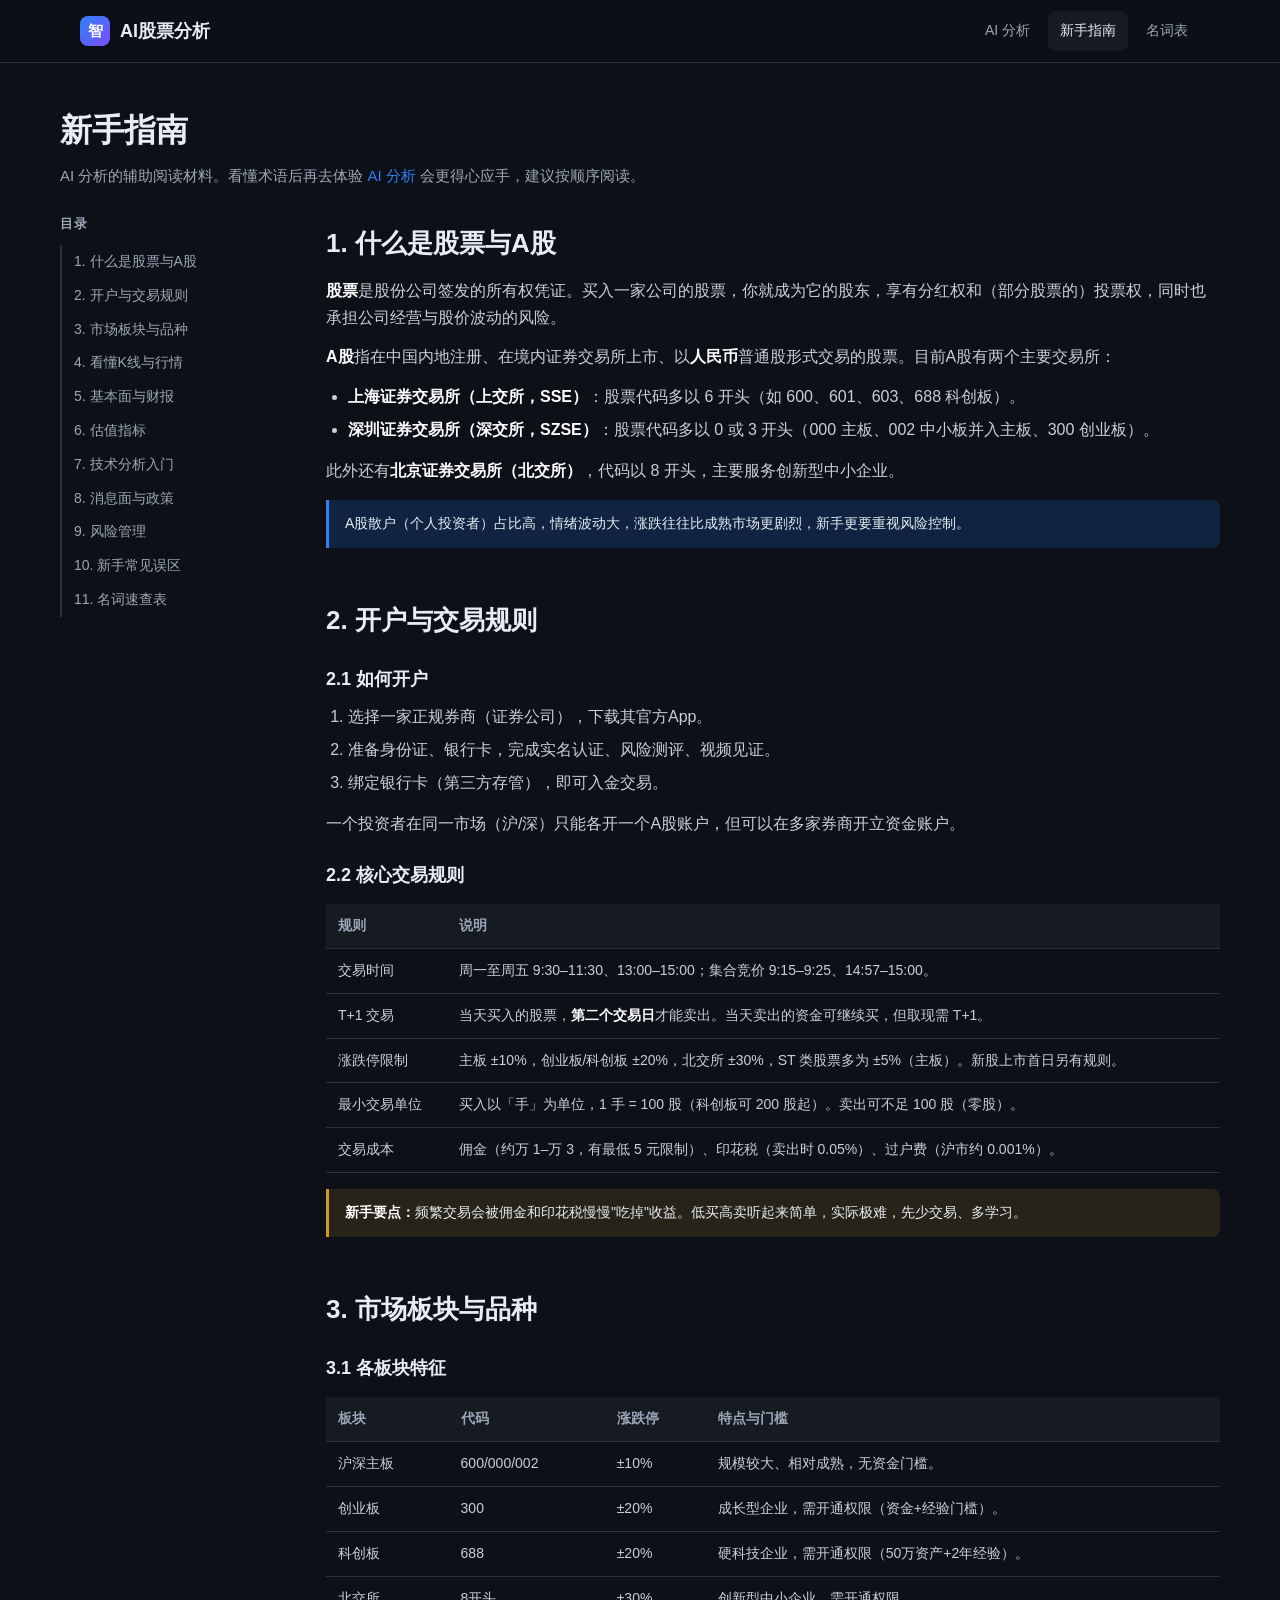
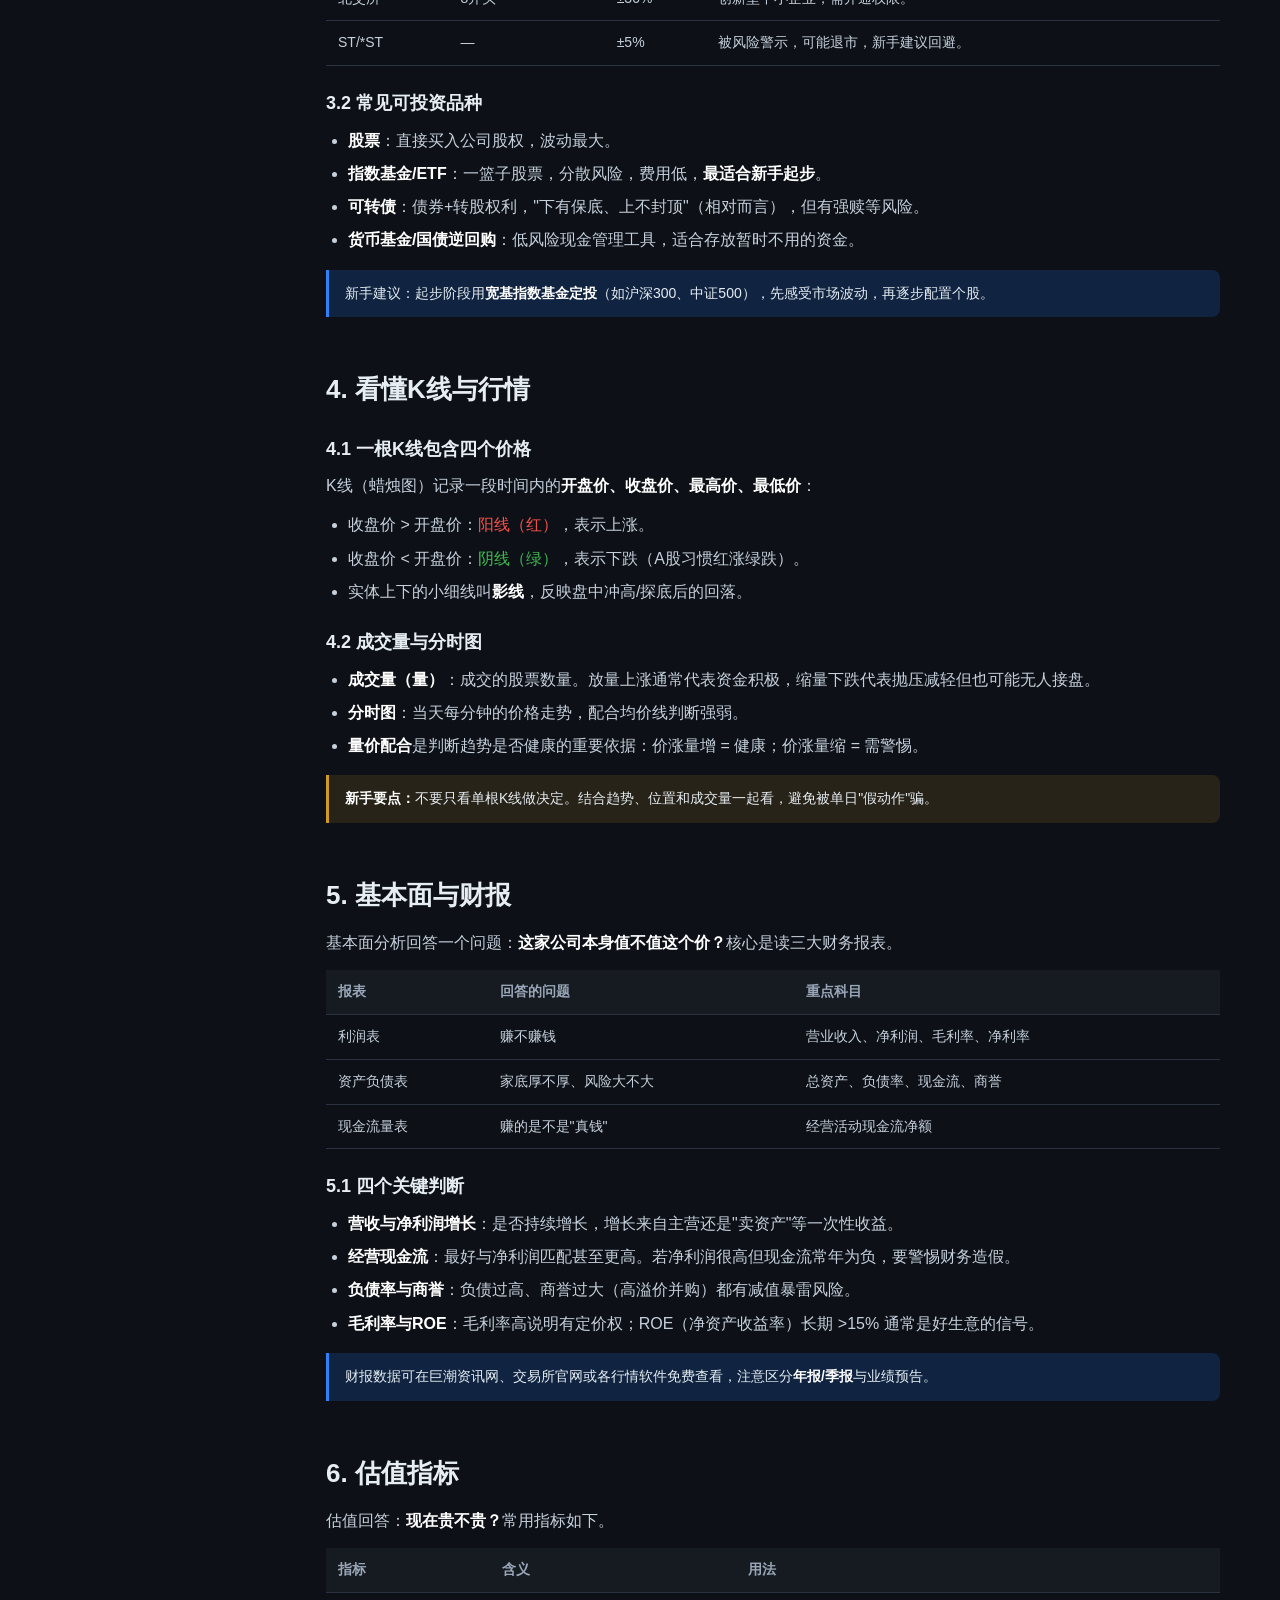
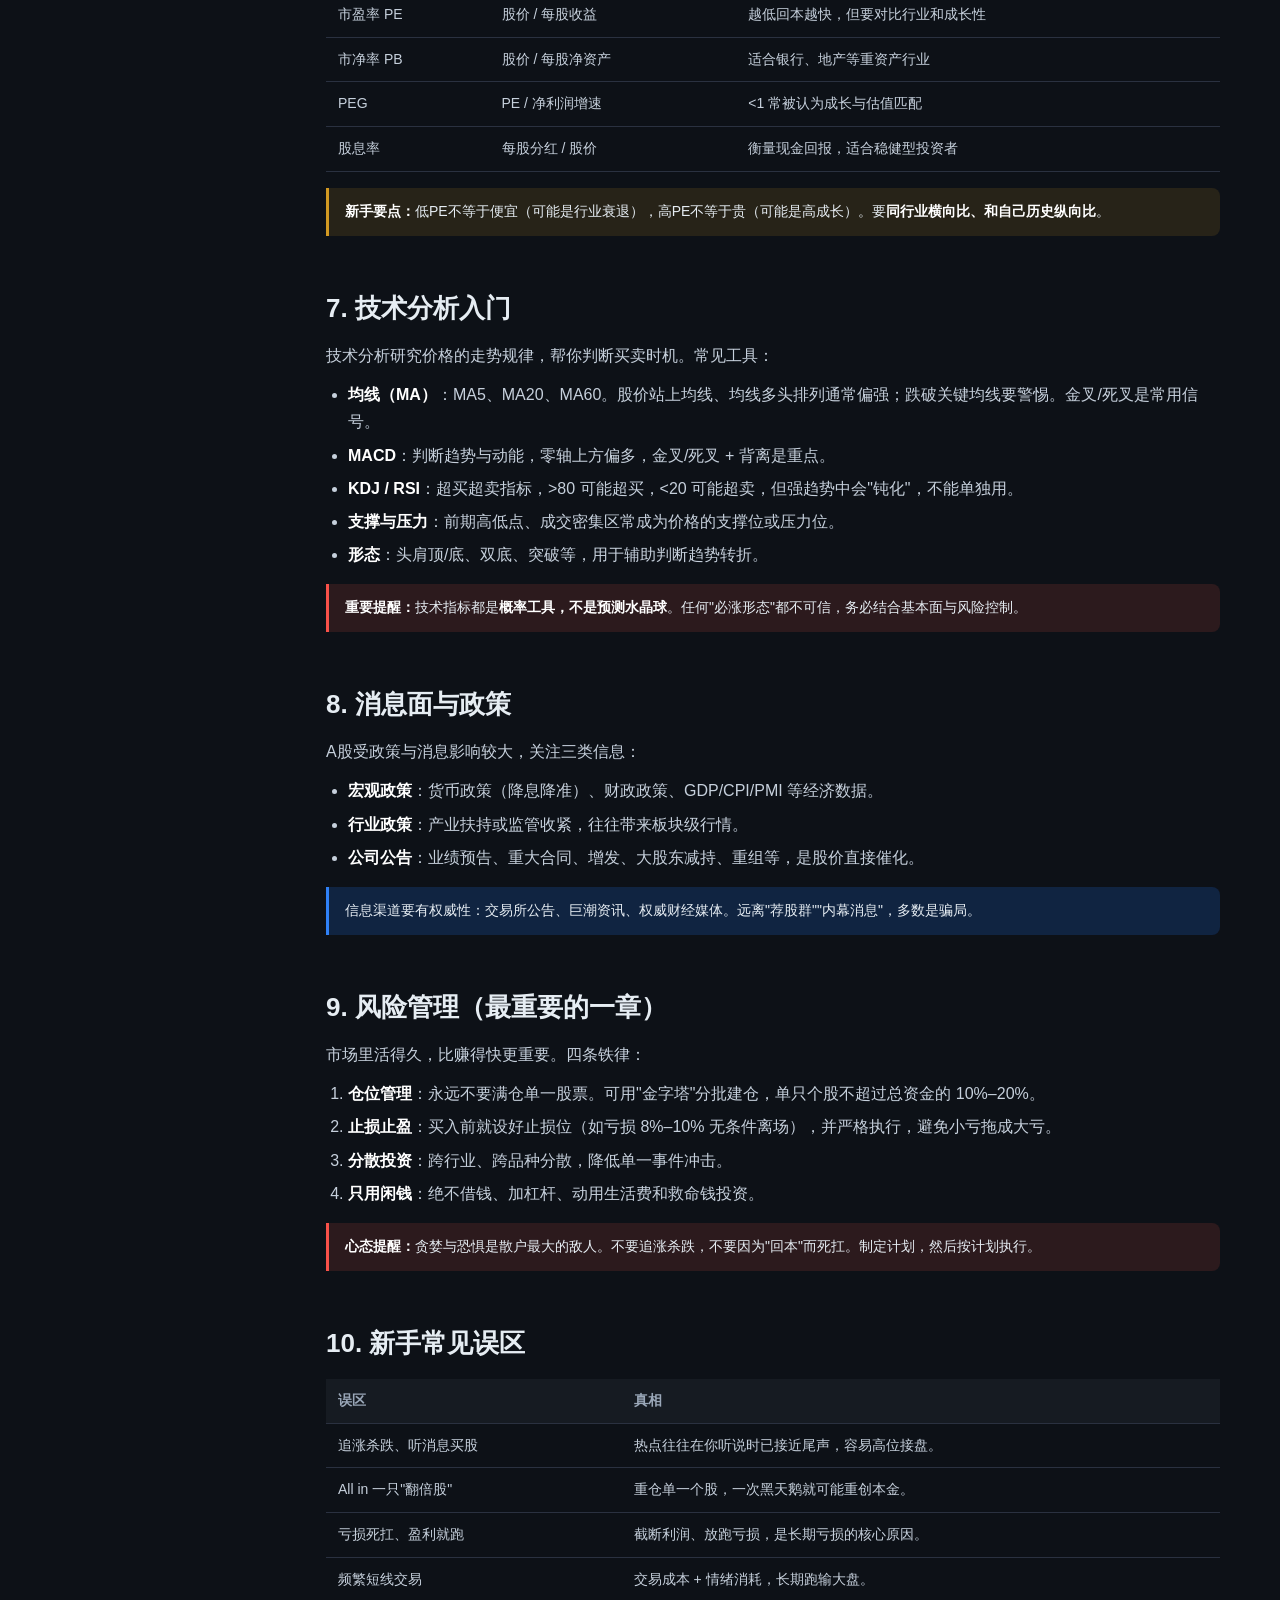
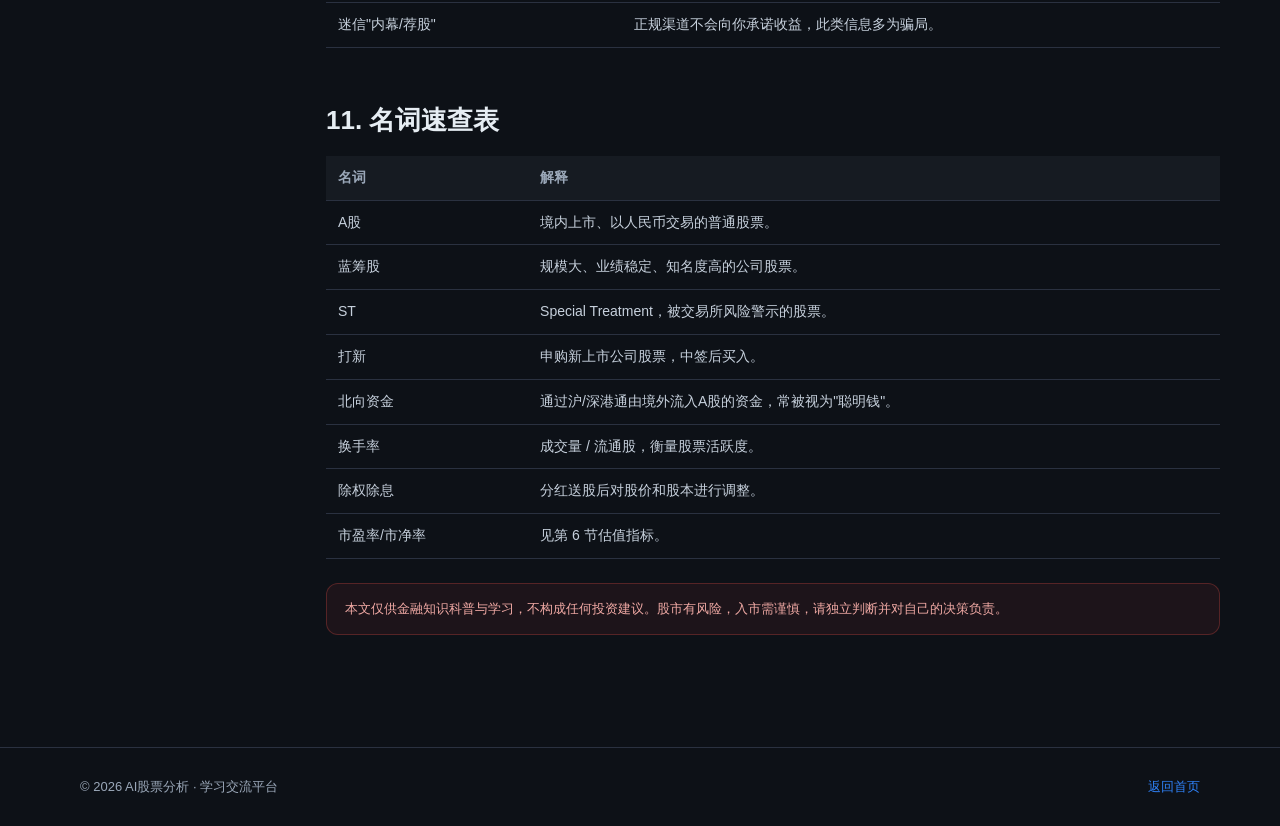
<file: knowledge.html>
<!DOCTYPE html>
<html lang="zh-CN">
<head>
  <meta charset="UTF-8" />
  <meta name="viewport" content="width=device-width, initial-scale=1.0" />
  <title>新手指南 | AI股票分析</title>
  <meta name="description" content="A股新手必学的金融基础知识：交易规则、K线、财报、估值、技术指标与风险管理。" />
  <link rel="stylesheet" href="assets/css/style.css" />
</head>
<body>
  <header class="site-header">
    <div class="container nav">
      <a class="logo" href="index.html">
        <span class="mark">智</span>
        <span class="text">AI股票分析</span>
      </a>
      <nav class="nav-links">
        <a href="ai.html">AI 分析</a>
        <a href="knowledge.html">新手指南</a>
        <a href="#glossary">名词表</a>
      </nav>
    </div>
  </header>

  <main class="container section">
    <h1 class="section-title" style="font-size:32px">新手指南</h1>
    <p class="section-sub">AI 分析的辅助阅读材料。看懂术语后再去体验 <a href="ai.html">AI 分析</a> 会更得心应手，建议按顺序阅读。</p>

    <div class="layout">
      <!-- 侧边目录 -->
      <aside class="toc">
        <h4>目录</h4>
        <a href="#s1">1. 什么是股票与A股</a>
        <a href="#s2">2. 开户与交易规则</a>
        <a href="#s3">3. 市场板块与品种</a>
        <a href="#s4">4. 看懂K线与行情</a>
        <a href="#s5">5. 基本面与财报</a>
        <a href="#s6">6. 估值指标</a>
        <a href="#s7">7. 技术分析入门</a>
        <a href="#s8">8. 消息面与政策</a>
        <a href="#s9">9. 风险管理</a>
        <a href="#s10">10. 新手常见误区</a>
        <a href="#glossary">11. 名词速查表</a>
      </aside>

      <!-- 正文 -->
      <article class="article">
        <h2 id="s1">1. 什么是股票与A股</h2>
        <p><strong>股票</strong>是股份公司签发的所有权凭证。买入一家公司的股票，你就成为它的股东，享有分红权和（部分股票的）投票权，同时也承担公司经营与股价波动的风险。</p>
        <p><strong>A股</strong>指在中国内地注册、在境内证券交易所上市、以<strong>人民币</strong>普通股形式交易的股票。目前A股有两个主要交易所：</p>
        <ul>
          <li><strong>上海证券交易所（上交所，SSE）</strong>：股票代码多以 6 开头（如 600、601、603、688 科创板）。</li>
          <li><strong>深圳证券交易所（深交所，SZSE）</strong>：股票代码多以 0 或 3 开头（000 主板、002 中小板并入主板、300 创业板）。</li>
        </ul>
        <p>此外还有<strong>北京证券交易所（北交所）</strong>，代码以 8 开头，主要服务创新型中小企业。</p>
        <div class="callout">A股散户（个人投资者）占比高，情绪波动大，涨跌往往比成熟市场更剧烈，新手更要重视风险控制。</div>

        <h2 id="s2">2. 开户与交易规则</h2>
        <h3>2.1 如何开户</h3>
        <ol>
          <li>选择一家正规券商（证券公司），下载其官方App。</li>
          <li>准备身份证、银行卡，完成实名认证、风险测评、视频见证。</li>
          <li>绑定银行卡（第三方存管），即可入金交易。</li>
        </ol>
        <p>一个投资者在同一市场（沪/深）只能各开一个A股账户，但可以在多家券商开立资金账户。</p>

        <h3>2.2 核心交易规则</h3>
        <table>
          <thead><tr><th>规则</th><th>说明</th></tr></thead>
          <tbody>
            <tr><td>交易时间</td><td>周一至周五 9:30–11:30、13:00–15:00；集合竞价 9:15–9:25、14:57–15:00。</td></tr>
            <tr><td>T+1 交易</td><td>当天买入的股票，<strong>第二个交易日</strong>才能卖出。当天卖出的资金可继续买，但取现需 T+1。</td></tr>
            <tr><td>涨跌停限制</td><td>主板 ±10%，创业板/科创板 ±20%，北交所 ±30%，ST 类股票多为 ±5%（主板）。新股上市首日另有规则。</td></tr>
            <tr><td>最小交易单位</td><td>买入以「手」为单位，1 手 = 100 股（科创板可 200 股起）。卖出可不足 100 股（零股）。</td></tr>
            <tr><td>交易成本</td><td>佣金（约万 1–万 3，有最低 5 元限制）、印花税（卖出时 0.05%）、过户费（沪市约 0.001%）。</td></tr>
          </tbody>
        </table>
        <div class="callout warn"><strong>新手要点：</strong>频繁交易会被佣金和印花税慢慢"吃掉"收益。低买高卖听起来简单，实际极难，先少交易、多学习。</div>

        <h2 id="s3">3. 市场板块与品种</h2>
        <h3>3.1 各板块特征</h3>
        <table>
          <thead><tr><th>板块</th><th>代码</th><th>涨跌停</th><th>特点与门槛</th></tr></thead>
          <tbody>
            <tr><td>沪深主板</td><td>600/000/002</td><td>±10%</td><td>规模较大、相对成熟，无资金门槛。</td></tr>
            <tr><td>创业板</td><td>300</td><td>±20%</td><td>成长型企业，需开通权限（资金+经验门槛）。</td></tr>
            <tr><td>科创板</td><td>688</td><td>±20%</td><td>硬科技企业，需开通权限（50万资产+2年经验）。</td></tr>
            <tr><td>北交所</td><td>8开头</td><td>±30%</td><td>创新型中小企业，需开通权限。</td></tr>
            <tr><td>ST/*ST</td><td>—</td><td>±5%</td><td>被风险警示，可能退市，新手建议回避。</td></tr>
          </tbody>
        </table>

        <h3>3.2 常见可投资品种</h3>
        <ul>
          <li><strong>股票</strong>：直接买入公司股权，波动最大。</li>
          <li><strong>指数基金/ETF</strong>：一篮子股票，分散风险，费用低，<strong>最适合新手起步</strong>。</li>
          <li><strong>可转债</strong>：债券+转股权利，"下有保底、上不封顶"（相对而言），但有强赎等风险。</li>
          <li><strong>货币基金/国债逆回购</strong>：低风险现金管理工具，适合存放暂时不用的资金。</li>
        </ul>
        <div class="callout">新手建议：起步阶段用<strong>宽基指数基金定投</strong>（如沪深300、中证500），先感受市场波动，再逐步配置个股。</div>

        <h2 id="s4">4. 看懂K线与行情</h2>
        <h3>4.1 一根K线包含四个价格</h3>
        <p>K线（蜡烛图）记录一段时间内的<strong>开盘价、收盘价、最高价、最低价</strong>：</p>
        <ul>
          <li>收盘价 &gt; 开盘价：<span class="up">阳线（红）</span>，表示上涨。</li>
          <li>收盘价 &lt; 开盘价：<span class="down">阴线（绿）</span>，表示下跌（A股习惯红涨绿跌）。</li>
          <li>实体上下的小细线叫<strong>影线</strong>，反映盘中冲高/探底后的回落。</li>
        </ul>
        <h3>4.2 成交量与分时图</h3>
        <ul>
          <li><strong>成交量（量）</strong>：成交的股票数量。放量上涨通常代表资金积极，缩量下跌代表抛压减轻但也可能无人接盘。</li>
          <li><strong>分时图</strong>：当天每分钟的价格走势，配合均价线判断强弱。</li>
          <li><strong>量价配合</strong>是判断趋势是否健康的重要依据：价涨量增 = 健康；价涨量缩 = 需警惕。</li>
        </ul>
        <div class="callout warn"><strong>新手要点：</strong>不要只看单根K线做决定。结合趋势、位置和成交量一起看，避免被单日"假动作"骗。

        </div>

        <h2 id="s5">5. 基本面与财报</h2>
        <p>基本面分析回答一个问题：<strong>这家公司本身值不值这个价？</strong>核心是读三大财务报表。</p>
        <table>
          <thead><tr><th>报表</th><th>回答的问题</th><th>重点科目</th></tr></thead>
          <tbody>
            <tr><td>利润表</td><td>赚不赚钱</td><td>营业收入、净利润、毛利率、净利率</td></tr>
            <tr><td>资产负债表</td><td>家底厚不厚、风险大不大</td><td>总资产、负债率、现金流、商誉</td></tr>
            <tr><td>现金流量表</td><td>赚的是不是"真钱"</td><td>经营活动现金流净额</td></tr>
          </tbody>
        </table>
        <h3>5.1 四个关键判断</h3>
        <ul>
          <li><strong>营收与净利润增长</strong>：是否持续增长，增长来自主营还是"卖资产"等一次性收益。</li>
          <li><strong>经营现金流</strong>：最好与净利润匹配甚至更高。若净利润很高但现金流常年为负，要警惕财务造假。</li>
          <li><strong>负债率与商誉</strong>：负债过高、商誉过大（高溢价并购）都有减值暴雷风险。</li>
          <li><strong>毛利率与ROE</strong>：毛利率高说明有定价权；ROE（净资产收益率）长期 &gt;15% 通常是好生意的信号。</li>
        </ul>
        <div class="callout">财报数据可在巨潮资讯网、交易所官网或各行情软件免费查看，注意区分<strong>年报/季报</strong>与业绩预告。</div>

        <h2 id="s6">6. 估值指标</h2>
        <p>估值回答：<strong>现在贵不贵？</strong>常用指标如下。</p>
        <table>
          <thead><tr><th>指标</th><th>含义</th><th>用法</th></tr></thead>
          <tbody>
            <tr><td>市盈率 PE</td><td>股价 / 每股收益</td><td>越低回本越快，但要对比行业和成长性</td></tr>
            <tr><td>市净率 PB</td><td>股价 / 每股净资产</td><td>适合银行、地产等重资产行业</td></tr>
            <tr><td>PEG</td><td>PE / 净利润增速</td><td>&lt;1 常被认为成长与估值匹配</td></tr>
            <tr><td>股息率</td><td>每股分红 / 股价</td><td>衡量现金回报，适合稳健型投资者</td></tr>
          </tbody>
        </table>
        <div class="callout warn"><strong>新手要点：</strong>低PE不等于便宜（可能是行业衰退），高PE不等于贵（可能是高成长）。要<strong>同行业横向比、和自己历史纵向比</strong>。</div>

        <h2 id="s7">7. 技术分析入门</h2>
        <p>技术分析研究价格的走势规律，帮你判断买卖时机。常见工具：</p>
        <ul>
          <li><strong>均线（MA）</strong>：MA5、MA20、MA60。股价站上均线、均线多头排列通常偏强；跌破关键均线要警惕。金叉/死叉是常用信号。</li>
          <li><strong>MACD</strong>：判断趋势与动能，零轴上方偏多，金叉/死叉 + 背离是重点。</li>
          <li><strong>KDJ / RSI</strong>：超买超卖指标，&gt;80 可能超买，&lt;20 可能超卖，但强趋势中会"钝化"，不能单独用。</li>
          <li><strong>支撑与压力</strong>：前期高低点、成交密集区常成为价格的支撑位或压力位。</li>
          <li><strong>形态</strong>：头肩顶/底、双底、突破等，用于辅助判断趋势转折。</li>
        </ul>
        <div class="callout danger"><strong>重要提醒：</strong>技术指标都是<strong>概率工具，不是预测水晶球</strong>。任何"必涨形态"都不可信，务必结合基本面与风险控制。</div>

        <h2 id="s8">8. 消息面与政策</h2>
        <p>A股受政策与消息影响较大，关注三类信息：</p>
        <ul>
          <li><strong>宏观政策</strong>：货币政策（降息降准）、财政政策、GDP/CPI/PMI 等经济数据。</li>
          <li><strong>行业政策</strong>：产业扶持或监管收紧，往往带来板块级行情。</li>
          <li><strong>公司公告</strong>：业绩预告、重大合同、增发、大股东减持、重组等，是股价直接催化。</li>
        </ul>
        <div class="callout">信息渠道要有权威性：交易所公告、巨潮资讯、权威财经媒体。远离"荐股群""内幕消息"，多数是骗局。</div>

        <h2 id="s9">9. 风险管理（最重要的一章）</h2>
        <p>市场里活得久，比赚得快更重要。四条铁律：</p>
        <ol>
          <li><strong>仓位管理</strong>：永远不要满仓单一股票。可用"金字塔"分批建仓，单只个股不超过总资金的 10%–20%。</li>
          <li><strong>止损止盈</strong>：买入前就设好止损位（如亏损 8%–10% 无条件离场），并严格执行，避免小亏拖成大亏。</li>
          <li><strong>分散投资</strong>：跨行业、跨品种分散，降低单一事件冲击。</li>
          <li><strong>只用闲钱</strong>：绝不借钱、加杠杆、动用生活费和救命钱投资。</li>
        </ol>
        <div class="callout danger"><strong>心态提醒：</strong>贪婪与恐惧是散户最大的敌人。不要追涨杀跌，不要因为"回本"而死扛。制定计划，然后按计划执行。</div>

        <h2 id="s10">10. 新手常见误区</h2>
        <table>
          <thead><tr><th>误区</th><th>真相</th></tr></thead>
          <tbody>
            <tr><td>追涨杀跌、听消息买股</td><td>热点往往在你听说时已接近尾声，容易高位接盘。</td></tr>
            <tr><td>All in 一只"翻倍股"</td><td>重仓单一个股，一次黑天鹅就可能重创本金。</td></tr>
            <tr><td>亏损死扛、盈利就跑</td><td>截断利润、放跑亏损，是长期亏损的核心原因。</td></tr>
            <tr><td>频繁短线交易</td><td>交易成本 + 情绪消耗，长期跑输大盘。</td></tr>
            <tr><td>迷信"内幕/荐股"</td><td>正规渠道不会向你承诺收益，此类信息多为骗局。</td></tr>
          </tbody>
        </table>

        <h2 id="glossary">11. 名词速查表</h2>
        <table>
          <thead><tr><th>名词</th><th>解释</th></tr></thead>
          <tbody>
            <tr><td>A股</td><td>境内上市、以人民币交易的普通股票。</td></tr>
            <tr><td>蓝筹股</td><td>规模大、业绩稳定、知名度高的公司股票。</td></tr>
            <tr><td>ST</td><td>Special Treatment，被交易所风险警示的股票。</td></tr>
            <tr><td>打新</td><td>申购新上市公司股票，中签后买入。</td></tr>
            <tr><td>北向资金</td><td>通过沪/深港通由境外流入A股的资金，常被视为"聪明钱"。</td></tr>
            <tr><td>换手率</td><td>成交量 / 流通股，衡量股票活跃度。</td></tr>
            <tr><td>除权除息</td><td>分红送股后对股价和股本进行调整。</td></tr>
            <tr><td>市盈率/市净率</td><td>见第 6 节估值指标。</td></tr>
          </tbody>
        </table>

        <div class="disclaimer">
          本文仅供金融知识科普与学习，不构成任何投资建议。股市有风险，入市需谨慎，请独立判断并对自己的决策负责。
        </div>
      </article>
    </div>
  </main>

  <footer class="site-footer">
    <div class="container footer-inner">
      <span>© 2026 AI股票分析 · 学习交流平台</span>
      <span><a href="index.html">返回首页</a></span>
    </div>
  </footer>

  <script src="assets/js/main.js"></script>
</body>
</html>
</file>
<file: assets/css/style.css>
:root {
  --bg: #0d1117;
  --bg-soft: #161b22;
  --bg-card: #1c2230;
  --border: #2a3140;
  --text: #e6edf3;
  --text-dim: #9aa7b8;
  --brand: #2f81f7;
  --brand-soft: #1f6feb33;
  --up: #f85149;
  --down: #3fb950;
  --warn: #d29922;
  --radius: 12px;
  --shadow: 0 8px 28px rgba(0, 0, 0, 0.35);
  --max: 1160px;
}

* { box-sizing: border-box; margin: 0; padding: 0; }

html { scroll-behavior: smooth; }

body {
  font-family: -apple-system, "Segoe UI", "PingFang SC", "Microsoft YaHei", Roboto, sans-serif;
  background: var(--bg);
  color: var(--text);
  line-height: 1.7;
  -webkit-font-smoothing: antialiased;
}

a { color: var(--brand); text-decoration: none; }
a:hover { text-decoration: underline; }

.container { max-width: var(--max); margin: 0 auto; padding: 0 20px; }

/* ---------- Header ---------- */
.site-header {
  position: sticky;
  top: 0;
  z-index: 50;
  background: rgba(13, 17, 23, 0.85);
  backdrop-filter: blur(10px);
  border-bottom: 1px solid var(--border);
}
.nav {
  display: flex;
  align-items: center;
  justify-content: space-between;
  height: 62px;
}
.logo { display: flex; align-items: center; gap: 10px; font-weight: 700; font-size: 18px; color: var(--text); }
.logo:hover { text-decoration: none; }
.logo .mark {
  width: 30px; height: 30px; border-radius: 8px;
  background: linear-gradient(135deg, var(--brand), #7c4dff);
  display: grid; place-items: center; font-size: 15px; color: #fff;
}
.nav-links { display: flex; gap: 6px; align-items: center; }
.nav-links a {
  color: var(--text-dim); padding: 8px 12px; border-radius: 8px; font-size: 14px;
}
.nav-links a:hover, .nav-links a.active { color: var(--text); background: var(--bg-soft); text-decoration: none; }

/* ---------- Hero ---------- */
.hero { padding: 72px 0 56px; text-align: center; }
.hero h1 { font-size: 40px; line-height: 1.25; letter-spacing: -0.5px; }
.hero .grad { background: linear-gradient(120deg, #2f81f7, #a371f7); -webkit-background-clip: text; background-clip: text; color: transparent; }
.hero p.lead { color: var(--text-dim); font-size: 17px; max-width: 680px; margin: 16px auto 28px; }
.hero-actions { display: flex; gap: 12px; justify-content: center; flex-wrap: wrap; }

.btn {
  display: inline-block; padding: 11px 22px; border-radius: 10px; font-size: 15px;
  font-weight: 600; border: 1px solid var(--border); color: var(--text); background: var(--bg-card);
  cursor: pointer; transition: transform .08s ease, background .15s ease;
}
.btn:hover { text-decoration: none; transform: translateY(-1px); }
.btn-primary { background: var(--brand); border-color: var(--brand); color: #fff; }
.btn-primary:hover { background: #4a91f8; }

/* ---------- Sections ---------- */
.section { padding: 40px 0; }
.section-title { font-size: 24px; margin-bottom: 6px; }
.section-sub { color: var(--text-dim); margin-bottom: 24px; font-size: 15px; }

.grid { display: grid; gap: 18px; }
.grid-3 { grid-template-columns: repeat(3, 1fr); }
.grid-2 { grid-template-columns: repeat(2, 1fr); }
.grid-4 { grid-template-columns: repeat(4, 1fr); }

.card {
  background: var(--bg-card);
  border: 1px solid var(--border);
  border-radius: var(--radius);
  padding: 22px;
  transition: border-color .15s ease, transform .1s ease;
}
.card:hover { border-color: #384054; }
.card h3 { font-size: 17px; margin-bottom: 8px; }
.card p { color: var(--text-dim); font-size: 14px; }
.card .icon { font-size: 22px; margin-bottom: 10px; display: block; }

/* ---------- Home: hero extra ---------- */
.hero-eyebrow {
  display: inline-block; font-size: 13px; color: #6cb6ff;
  background: var(--brand-soft); border: 1px solid #2f81f733;
  padding: 5px 14px; border-radius: 20px; margin-bottom: 18px;
}
.quick-search { display: flex; gap: 10px; max-width: 520px; margin: 26px auto 10px; }
.quick-search input { flex: 1; }
.quick-search button { white-space: nowrap; }
.hero-links { font-size: 14px; color: var(--text-dim); }

.section-head {
  display: flex; align-items: flex-end; justify-content: space-between;
  gap: 16px; flex-wrap: wrap;
}

/* ---------- Home: AI feature cards ---------- */
.feature-card {
  display: block; background: var(--bg-card); border: 1px solid var(--border);
  border-top: 3px solid var(--brand); border-radius: var(--radius); padding: 24px;
  color: var(--text); transition: transform .1s ease, border-color .15s ease, background .15s ease;
}
.feature-card:hover { text-decoration: none; transform: translateY(-3px); border-color: #384054; background: #1f2635; }
.feature-card .icon { font-size: 28px; display: block; margin-bottom: 12px; }
.feature-card h3 { font-size: 18px; margin-bottom: 8px; }
.feature-card p { color: var(--text-dim); font-size: 14px; }
.feature-card .go { display: inline-block; margin-top: 14px; color: var(--brand); font-size: 14px; font-weight: 600; }

/* ---------- Home: secondary guide ---------- */
.secondary-section { border-top: 1px solid var(--border); }
.mini-grid { display: grid; grid-template-columns: repeat(4, 1fr); gap: 14px; margin-top: 20px; }
.mini-card {
  display: flex; flex-direction: column; gap: 4px; padding: 16px 18px;
  background: var(--bg-soft); border: 1px solid var(--border); border-radius: 10px;
  color: var(--text); font-weight: 600;
}
.mini-card:hover { text-decoration: none; border-color: var(--brand); }
.mini-card span { color: var(--text-dim); font-size: 12px; font-weight: 400; }

/* ---------- Market quote strip ---------- */
.quotes { display: grid; grid-template-columns: repeat(4, 1fr); gap: 14px; }
.quote {
  background: var(--bg-card); border: 1px solid var(--border); border-radius: 10px; padding: 14px 16px;
}
.quote .name { font-size: 13px; color: var(--text-dim); }
.quote .val { font-size: 22px; font-weight: 700; margin: 2px 0; }
.quote .chg { font-size: 13px; }
.up { color: var(--up); }
.down { color: var(--down); }
.flat { color: var(--text-dim); }

/* ---------- Knowledge page ---------- */
.layout { display: grid; grid-template-columns: 230px 1fr; gap: 36px; align-items: start; }
.toc { position: sticky; top: 82px; font-size: 14px; }
.toc h4 { font-size: 13px; text-transform: uppercase; letter-spacing: .06em; color: var(--text-dim); margin-bottom: 10px; }
.toc a { display: block; color: var(--text-dim); padding: 5px 0 5px 12px; border-left: 2px solid var(--border); }
.toc a:hover { color: var(--text); border-color: var(--brand); text-decoration: none; }

.article h2 { font-size: 26px; margin: 42px 0 12px; padding-top: 8px; scroll-margin-top: 80px; }
.article h2:first-child { margin-top: 0; }
.article h3 { font-size: 18px; margin: 22px 0 8px; }
.article p { margin-bottom: 12px; color: #c6d0dc; }
.article ul, .article ol { margin: 0 0 14px 22px; color: #c6d0dc; }
.article li { margin-bottom: 6px; }
.article strong { color: #fff; }

.callout {
  border-left: 3px solid var(--brand);
  background: var(--brand-soft);
  padding: 12px 16px; border-radius: 0 8px 8px 0; margin: 16px 0; font-size: 14px;
}
.callout.warn { border-color: var(--warn); background: #d2992222; }
.callout.danger { border-color: var(--up); background: #f8514922; }

table { width: 100%; border-collapse: collapse; margin: 14px 0; font-size: 14px; }
th, td { text-align: left; padding: 10px 12px; border-bottom: 1px solid var(--border); }
th { color: var(--text-dim); font-weight: 600; background: var(--bg-soft); }
td { color: #c6d0dc; }

badge, .badge {
  display: inline-block; font-size: 12px; padding: 2px 8px; border-radius: 20px;
  background: var(--bg-soft); border: 1px solid var(--border); color: var(--text-dim);
}

/* ---------- AI page ---------- */
.ai-grid { display: grid; grid-template-columns: 1fr 1fr; gap: 20px; }
.panel { background: var(--bg-card); border: 1px solid var(--border); border-radius: var(--radius); padding: 22px; }
.panel h3 { margin-bottom: 4px; }
.panel .muted { color: var(--text-dim); font-size: 13px; margin-bottom: 16px; }

.form-row { margin-bottom: 14px; }
.form-row label { display: block; font-size: 13px; color: var(--text-dim); margin-bottom: 6px; }
input, select, textarea {
  width: 100%; background: var(--bg); border: 1px solid var(--border); color: var(--text);
  border-radius: 9px; padding: 10px 12px; font-size: 14px; font-family: inherit;
}
input:focus, select:focus, textarea:focus { outline: none; border-color: var(--brand); }

.risk-gauge { display: flex; align-items: center; gap: 14px; margin: 10px 0 16px; }
.risk-bar { flex: 1; height: 10px; border-radius: 6px; background: linear-gradient(90deg, var(--down), var(--warn), var(--up)); position: relative; }
.risk-bar .dot { position: absolute; top: -3px; width: 16px; height: 16px; border-radius: 50%; background: #fff; border: 3px solid var(--bg-card); transform: translateX(-50%); }

.result-list { list-style: none; margin: 0; }
.result-list li { display: flex; justify-content: space-between; padding: 8px 0; border-bottom: 1px dashed var(--border); font-size: 14px; }

/* ---------- AI advice form ---------- */
.advice-form { display: flex; gap: 16px; align-items: flex-end; flex-wrap: wrap; }
.advice-form .form-row { flex: 1; min-width: 180px; margin-bottom: 0; }
.advice-form button { margin-bottom: 0; }

/* ---------- Analysis result ---------- */
.analysis-head { display: flex; align-items: center; gap: 18px; flex-wrap: wrap; margin-bottom: 16px; }
.analysis-head h3 { margin: 0; }
.score-ring {
  --v: 50;
  width: 84px; height: 84px; border-radius: 50%; flex: none;
  background: conic-gradient(var(--ring, var(--brand)) calc(var(--v) * 1%), #2a3140 0);
  display: grid; place-items: center; position: relative;
}
.score-ring::before {
  content: ""; position: absolute; inset: 7px; border-radius: 50%; background: var(--bg-card);
}
.score-ring span { position: relative; font-size: 22px; font-weight: 700; }
.score-ring small { position: relative; font-size: 11px; color: var(--text-dim); display: block; text-align: center; margin-top: -4px; }

.metric-grid { display: grid; grid-template-columns: repeat(4, 1fr); gap: 10px; margin: 16px 0; }
.metric {
  background: var(--bg); border: 1px solid var(--border); border-radius: 9px; padding: 10px 12px;
}
.metric .k { font-size: 12px; color: var(--text-dim); }
.metric .v { font-size: 16px; font-weight: 600; margin-top: 2px; }

.signals { list-style: none; margin: 14px 0; }
.signals li { display: flex; gap: 10px; align-items: flex-start; padding: 7px 0; font-size: 14px; border-bottom: 1px dashed var(--border); }
.signals li:last-child { border-bottom: none; }
.sig-dot { width: 9px; height: 9px; border-radius: 50%; margin-top: 7px; flex: none; }
.sig-bull { background: var(--up); }
.sig-bear { background: var(--down); }
.sig-neutral { background: var(--text-dim); }

.metric .note { font-size: 12px; margin-top: 5px; line-height: 1.4; }

.analysis-summary {
  background: var(--brand-soft); border: 1px solid #2f81f733; border-radius: 10px;
  padding: 14px 18px; margin: 4px 0 6px;
}
.analysis-summary h4 { font-size: 14px; margin-bottom: 6px; }
.analysis-summary p { font-size: 14px; color: #c6d0dc; margin: 0; line-height: 1.8; }

.advice-box {
  background: var(--bg); border: 1px solid var(--border); border-radius: 10px;
  padding: 16px 18px; margin: 16px 0;
}
.advice-box h4 { font-size: 14px; margin-bottom: 10px; }
.advice-box ul { list-style: none; margin: 0; }
.advice-box li {
  display: flex; gap: 14px; align-items: flex-start; padding: 9px 12px;
  border-radius: 8px; font-size: 14px; color: var(--text-dim); border: 1px solid transparent;
}
.advice-box li.active { background: var(--bg-soft); border-color: var(--border); color: var(--text); }
.advice-box li b { flex: none; width: 120px; color: var(--text); font-weight: 600; }
.advice-box li.active b { color: var(--brand); }
.advice-box p.muted { margin-top: 10px; font-size: 12px; }

.signal-title { font-size: 14px; font-weight: 600; margin: 18px 0 4px; }

.spark { width: 100%; height: 72px; margin: 8px 0 4px; }
.spark-wrap { margin-top: 8px; }
.spark-wrap .muted { margin-bottom: 2px; }

/* ---------- Monitor panel ---------- */
.monitor-head {
  display: flex; justify-content: space-between; align-items: center;
  gap: 16px; flex-wrap: wrap; margin-bottom: 16px;
}
.field-inline { display: flex; align-items: center; gap: 8px; }
.field-inline input { width: auto; }
.field-inline #watch-input { width: 230px; }
.field-inline #alert-threshold { width: 76px; }
.field-inline label { font-size: 13px; color: var(--text-dim); white-space: nowrap; }

.watch-table { margin-top: 4px; }
.watch-table th { font-size: 13px; }
.watch-table td { font-size: 14px; }
.watch-table .del {
  background: transparent; border: none; color: var(--text-dim); cursor: pointer;
  font-size: 16px; padding: 2px 6px; border-radius: 6px;
}
.watch-table .del:hover { color: var(--up); background: #f8514922; }

.status-pill {
  font-size: 12px; padding: 2px 10px; border-radius: 20px; border: 1px solid var(--border);
}
.status-normal { color: var(--text-dim); }
.status-alert { color: #fff; background: var(--up); border-color: var(--up); }
.status-down { color: #fff; background: var(--down); border-color: var(--down); }

.alert-log {
  background: #d2992211; border: 1px solid #d2992244; border-radius: 10px;
  padding: 12px 16px; margin-bottom: 14px; font-size: 14px;
}
.alert-log h4 { font-size: 13px; color: var(--warn); margin-bottom: 6px; }
.alert-log ul { list-style: none; }
.alert-log li { padding: 3px 0; }

/* ---------- Low-risk pool ---------- */
.lr-head { display: flex; justify-content: space-between; align-items: center; gap: 12px; margin-bottom: 16px; flex-wrap: wrap; }
.lowrisk-grid { display: grid; grid-template-columns: repeat(4, 1fr); gap: 14px; }
.lowrisk-card {
  background: var(--bg); border: 1px solid var(--border); border-radius: 10px;
  padding: 16px; display: flex; flex-direction: column; gap: 8px;
}
.lr-top { display: flex; justify-content: space-between; align-items: flex-start; gap: 8px; }
.lr-top h4 { font-size: 16px; margin: 0; }
.lr-top .muted { font-size: 12px; }
.risk-badge { font-size: 12px; padding: 2px 9px; border-radius: 20px; white-space: nowrap; font-weight: 600; }
.risk-low { background: #3fb95022; color: #56d364; border: 1px solid #3fb95055; }
.risk-midlow { background: #d2992222; color: #e3b341; border: 1px solid #d2992255; }
.risk-mid { background: #d2992244; color: #f0c674; border: 1px solid #d2992266; }
.risk-high { background: #f8514922; color: #ff7b72; border: 1px solid #f8514955; }
.lr-price { font-size: 14px; color: var(--text-dim); }
.lr-price b { color: var(--text); font-size: 16px; }
.lr-metrics { list-style: none; display: flex; gap: 12px; flex-wrap: wrap; font-size: 12px; color: var(--text-dim); }
.lr-metrics b { color: var(--text); }
.lr-reason { font-size: 12px; color: var(--text-dim); line-height: 1.6; }
.lr-add { margin-top: auto; padding: 7px 14px; font-size: 13px; }
.lr-add:disabled { opacity: .6; cursor: default; transform: none; }

/* ---------- Holdings ---------- */
.hold-form { display: flex; gap: 14px; align-items: flex-end; flex-wrap: wrap; margin-bottom: 18px; }
.hold-form .form-row { flex: 1; min-width: 130px; margin-bottom: 0; }
.hold-form button { margin-bottom: 0; }

.hold-summary {
  display: flex; gap: 24px; flex-wrap: wrap; align-items: center;
  background: var(--bg); border: 1px solid var(--border); border-radius: 10px;
  padding: 12px 18px; margin-bottom: 16px; font-size: 14px; color: var(--text-dim);
}
.hold-summary b { color: var(--text); }

.hold-grid { display: grid; grid-template-columns: repeat(2, 1fr); gap: 14px; }
.hold-card {
  background: var(--bg); border: 1px solid var(--border); border-radius: 10px;
  padding: 16px; position: relative;
}
.hold-top { display: flex; justify-content: space-between; align-items: flex-start; gap: 10px; margin-bottom: 8px; }
.hold-top h4 { font-size: 16px; margin: 0; }
.hold-top .muted { font-size: 12px; }
.action-badge { font-size: 12px; padding: 3px 10px; border-radius: 20px; white-space: nowrap; font-weight: 600; }
.act-ok { background: #2f81f722; color: #6cb6ff; border: 1px solid #2f81f755; }
.act-warn { background: #d2992222; color: #e3b341; border: 1px solid #d2992255; }
.act-danger { background: #f8514922; color: #ff7b72; border: 1px solid #f8514955; }
.hold-pnl { font-size: 14px; color: var(--text-dim); margin-bottom: 10px; }
.hold-pnl b { font-size: 16px; }
.hold-metrics { list-style: none; display: flex; gap: 14px; flex-wrap: wrap; font-size: 12px; color: var(--text-dim); margin-bottom: 10px; }
.hold-metrics b { color: var(--text); }
.hold-reasons { list-style: none; font-size: 13px; color: #c6d0dc; }
.hold-reasons li { padding: 3px 0 3px 14px; position: relative; }
.hold-reasons li::before { content: "·"; position: absolute; left: 3px; color: var(--brand); }
.hold-card .del {
  margin-top: 12px; background: transparent; border: 1px solid var(--border);
  color: var(--text-dim); cursor: pointer; font-size: 12px;
  padding: 4px 14px; border-radius: 8px;
}
.hold-card .del:hover { color: var(--up); border-color: var(--up); }

/* ---------- Disclaimer ---------- */
.disclaimer {
  background: #f8514911; border: 1px solid #f8514944; border-radius: var(--radius);
  padding: 14px 18px; font-size: 13px; color: #f0a9a4; margin: 24px 0;
}

/* ---------- Footer ---------- */
.site-footer { border-top: 1px solid var(--border); margin-top: 48px; padding: 28px 0; color: var(--text-dim); font-size: 13px; }
.footer-inner { display: flex; justify-content: space-between; gap: 16px; flex-wrap: wrap; }

/* ---------- Responsive ---------- */
@media (max-width: 900px) {
  .grid-3, .grid-4, .ai-grid { grid-template-columns: 1fr 1fr; }
  .metric-grid { grid-template-columns: repeat(2, 1fr); }
  .lowrisk-grid { grid-template-columns: repeat(2, 1fr); }
  .mini-grid { grid-template-columns: repeat(2, 1fr); }
  .layout { grid-template-columns: 1fr; }
  .toc { position: static; }
  .toc a { display: inline-block; border: none; padding: 4px 10px; margin: 2px; background: var(--bg-soft); border-radius: 20px; }
}
@media (max-width: 620px) {
  .hero h1 { font-size: 30px; }
  .grid-2, .grid-3, .grid-4, .ai-grid, .quotes { grid-template-columns: 1fr; }
  .metric-grid { grid-template-columns: 1fr 1fr; }
  .lowrisk-grid, .mini-grid { grid-template-columns: 1fr; }
  .quick-search { flex-direction: column; }
  .advice-form, .hold-form { flex-direction: column; align-items: stretch; }
  .advice-form .form-row, .hold-form .form-row { min-width: 0; }
  .hold-grid { grid-template-columns: 1fr; }
  .advice-box li { flex-direction: column; gap: 4px; }
  .advice-box li b { width: auto; }
  .monitor-head { flex-direction: column; align-items: stretch; }
  .field-inline { flex-wrap: wrap; }
  .field-inline #watch-input { width: 100%; }
  .watch-table { display: block; overflow-x: auto; white-space: nowrap; }
  .nav-links a { padding: 8px 9px; font-size: 13px; }
  .logo span.text { display: none; }
}
</file>
